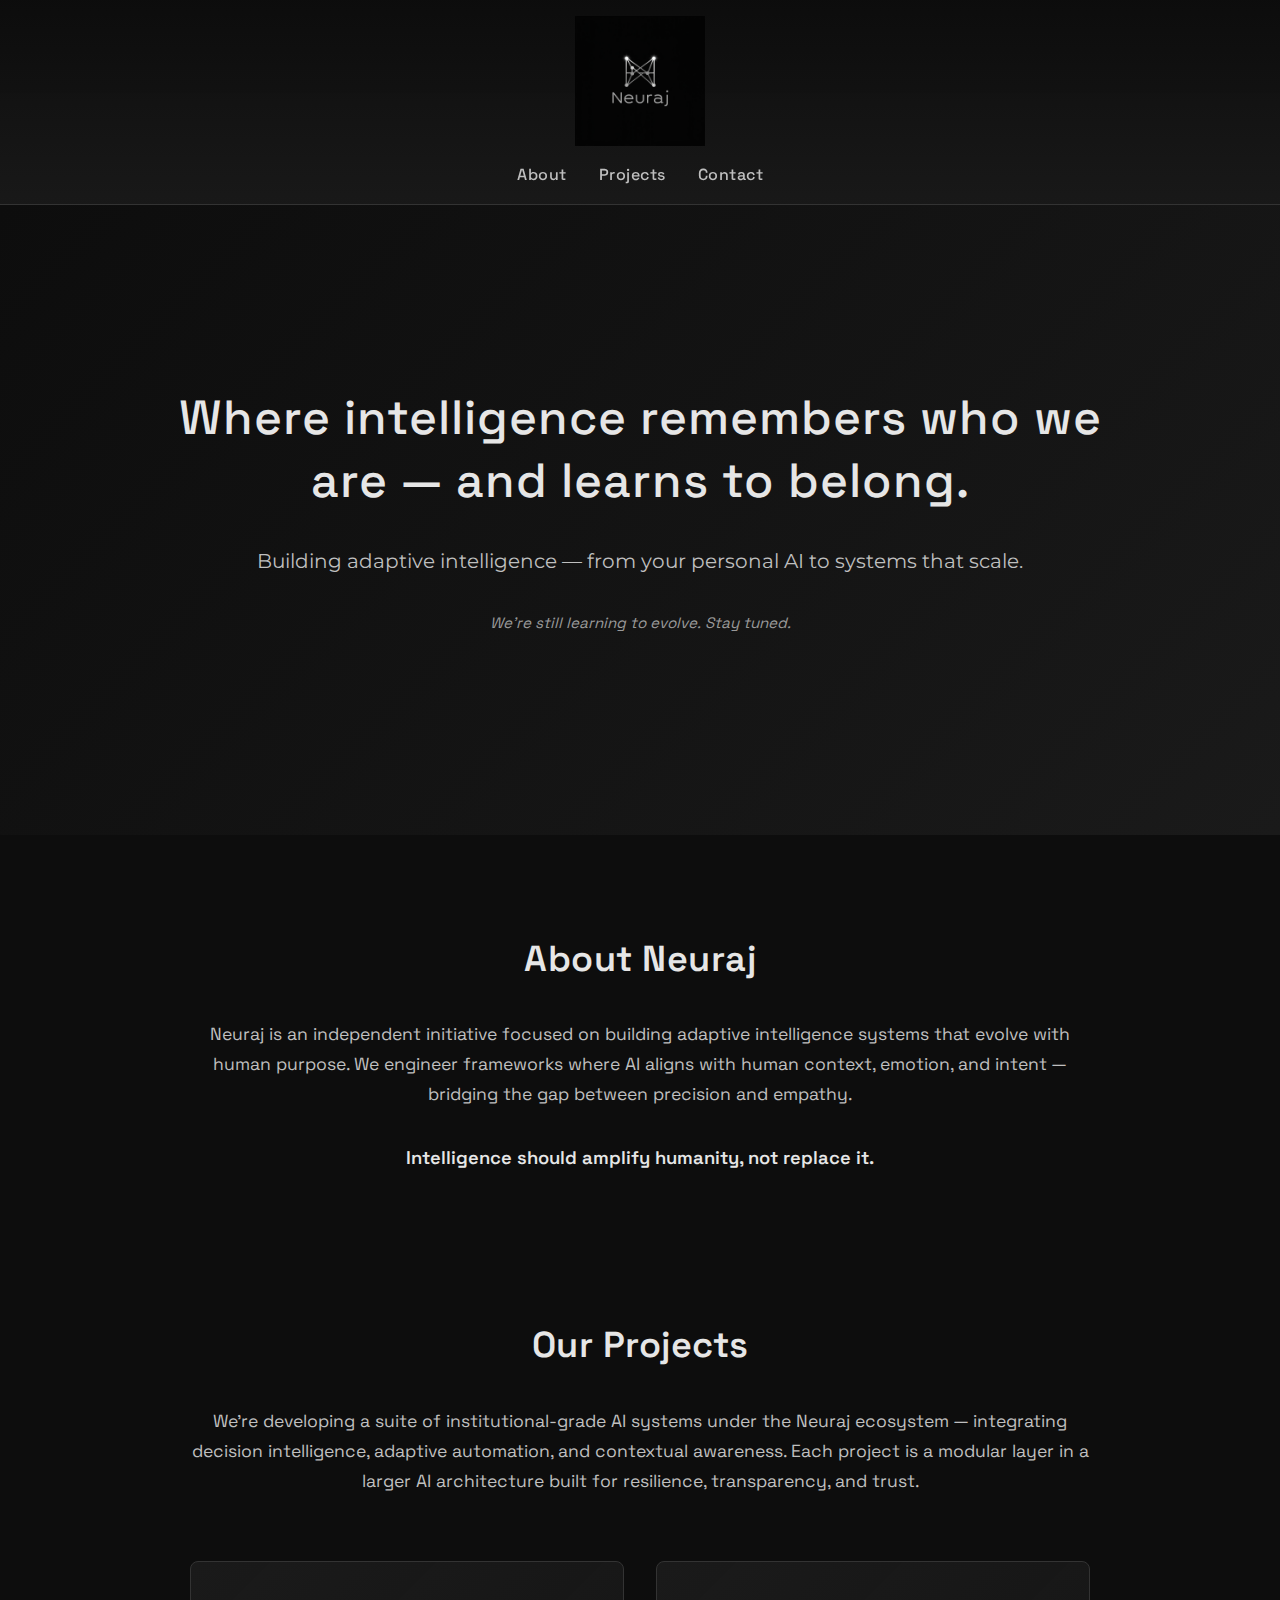
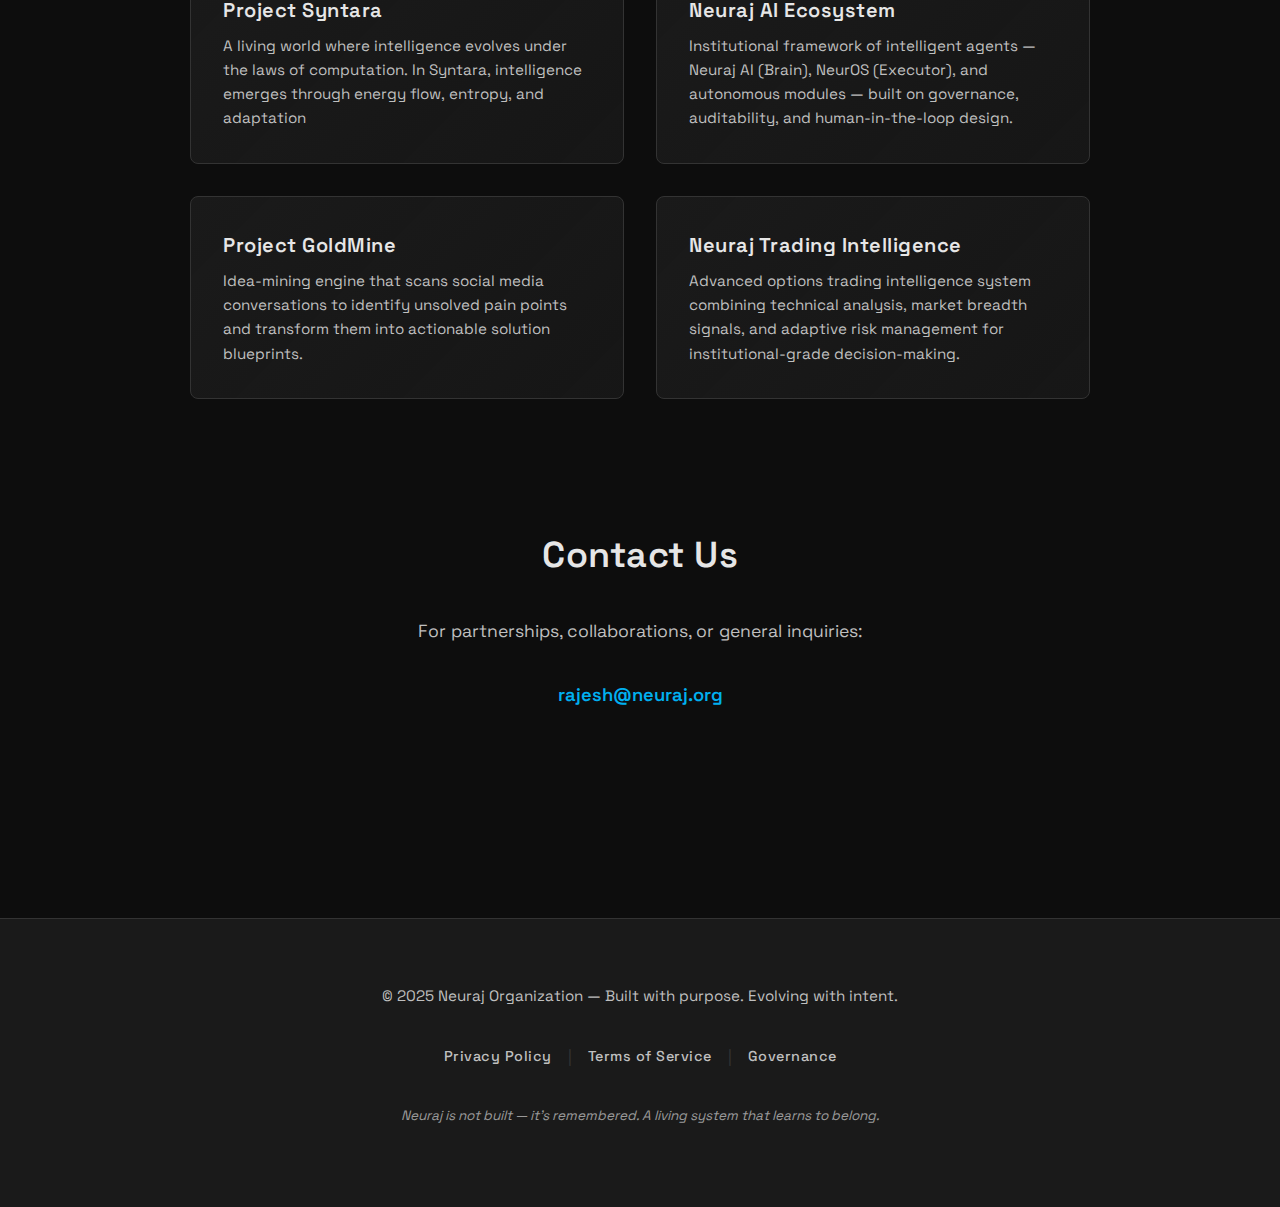
<file: index.html>
<!DOCTYPE html>
<html lang="en">
<head>
  <meta charset="UTF-8" />
  <meta name="viewport" content="width=device-width, initial-scale=1.0" />
  <meta http-equiv="X-UA-Compatible" content="IE=edge" />
  
  <!-- Primary Meta Tags -->
  <title>Neuraj — Adaptive Intelligence Systems</title>
  <meta name="title" content="Neuraj — Adaptive Intelligence Systems" />
  <meta name="description" content="Building adaptive intelligence systems that evolve with human purpose. Institutional-grade AI for trading, risk management, and idea mining — where intelligence remembers who we are and learns to belong." />
  <meta name="keywords" content="Neuraj, Adaptive Intelligence, AI Systems, Trading Intelligence, Risk Management, Institutional AI, Machine Learning, Scalping Pilot, Profit Trailing" />
  <meta name="author" content="Neuraj Organization" />
  <meta name="robots" content="index, follow" />
  
  <!-- Open Graph / Facebook -->
  <meta property="og:type" content="website" />
  <meta property="og:url" content="https://neuraj.org/" />
  <meta property="og:title" content="Neuraj — Adaptive Intelligence Systems" />
  <meta property="og:description" content="Where intelligence remembers who we are — and learns to belong. Building institutional-grade AI systems for trading, automation, and innovation." />
  <meta property="og:image" content="https://neuraj.org/assets/images/banner_bg.png" />
  
  <!-- Twitter -->
  <meta property="twitter:card" content="summary_large_image" />
  <meta property="twitter:url" content="https://neuraj.org/" />
  <meta property="twitter:title" content="Neuraj — Adaptive Intelligence Systems" />
  <meta property="twitter:description" content="Where intelligence remembers who we are — and learns to belong. Building institutional-grade AI systems." />
  <meta property="twitter:image" content="https://neuraj.org/assets/images/banner_bg.png" />
  
  <!-- Favicons -->
  <link rel="icon" type="image/x-icon" href="assets/images/favicon/favicon.ico" />
  <link rel="icon" type="image/png" sizes="32x32" href="assets/images/favicon/favicon-32x32.png" />
  <link rel="apple-touch-icon" sizes="180x180" href="assets/images/favicon/apple-touch-icon.png" />
  
  <!-- Fonts: Space Grotesk (Primary) + Montserrat (Secondary) -->
  <link rel="preconnect" href="https://fonts.googleapis.com" />
  <link rel="preconnect" href="https://fonts.gstatic.com" crossorigin />
  <link href="https://fonts.googleapis.com/css2?family=Space+Grotesk:wght@300;400;500;600;700&family=Montserrat:wght@300;400;500;600&display=swap" rel="stylesheet" />
  
  <!-- Stylesheet -->
  <link rel="stylesheet" href="styles.css" />
  
  <!-- Structured Data: Organization Schema -->
  <script type="application/ld+json">
  {
    "@context": "https://schema.org",
    "@type": "Organization",
    "name": "Neuraj Organization",
    "url": "https://neuraj.org",
    "logo": "https://neuraj.org/assets/images/neuraj_logo_v1.jpg",
    "description": "Building adaptive intelligence systems that evolve with human purpose. Institutional-grade AI for trading, risk management, and innovation.",
    "foundingDate": "2025",
    "contactPoint": {
      "@type": "ContactPoint",
      "email": "rajesh@neuraj.org",
      "contactType": "General Inquiries"
    }
  }
  </script>
  
  <!-- Analytics Placeholder (Google Analytics 4) -->
  <!-- Uncomment and replace G-XXXXXXXXXX with your Measurement ID -->
  <!--
  <script async src="https://www.googletagmanager.com/gtag/js?id=G-XXXXXXXXXX"></script>
  <script>
    window.dataLayer = window.dataLayer || [];
    function gtag(){dataLayer.push(arguments);}
    gtag('js', new Date());
    gtag('config', 'G-XXXXXXXXXX');
  </script>
  -->
</head>

<body>
  <!-- Skip to Content (Accessibility) -->
  <a href="#main-content" class="skip-to-content">Skip to main content</a>
  
  <!-- ===== HEADER / NAV ===== -->
  <header role="banner">
    <div class="header-container">
      <img src="assets/images/neuraj_logo_v1.jpg" alt="Neuraj Organization Logo" class="logo" loading="eager" />
      <nav role="navigation" aria-label="Main navigation">
        <ul>
          <li><a href="#about">About</a></li>
          <li><a href="#projects">Projects</a></li>
          <li><a href="#contact">Contact</a></li>
        </ul>
      </nav>
    </div>
  </header>

  <!-- ===== HERO SECTION ===== -->
  <section class="hero" aria-labelledby="hero-heading">
    <div class="hero-content">
      <h1 id="hero-heading">Where intelligence remembers who we are — and learns to belong.</h1>
      <p class="hero-subtitle">Building adaptive intelligence — from your personal AI to systems that scale.</p>
      <p class="soon">We're still learning to evolve. Stay tuned.</p>
    </div>
  </section>

  <!-- ===== MAIN CONTENT ===== -->
  <main id="main-content">
    
    <!-- ===== ABOUT SECTION ===== -->
    <section id="about" class="content-block" aria-labelledby="about-heading">
      <h2 id="about-heading">About Neuraj</h2>
      <p>
        Neuraj is an independent initiative focused on building adaptive intelligence systems that
        evolve with human purpose. We engineer frameworks where AI aligns with human context,
        emotion, and intent — bridging the gap between precision and empathy.
      </p>
      <p class="emphasis">Intelligence should amplify humanity, not replace it.</p>
    </section>

    <!-- ===== PROJECTS SECTION ===== -->
    <section id="projects" class="content-block" aria-labelledby="projects-heading">
      <h2 id="projects-heading">Our Projects</h2>
      <p>
        We're developing a suite of institutional-grade AI systems under the Neuraj ecosystem —
        integrating decision intelligence, adaptive automation, and contextual awareness.
        Each project is a modular layer in a larger AI architecture built for resilience,
        transparency, and trust.
      </p>
      <div class="projects-grid">
        <div class="project-card">
          <h3>Project Syntara</h3>
          <p>A living world where intelligence evolves under the laws of computation. In Syntara, intelligence emerges through energy flow, entropy, and adaptation</p>
        </div>
        <div class="project-card">
          <h3>Neuraj AI Ecosystem</h3>
          <p>Institutional framework of intelligent agents — Neuraj AI (Brain), NeurOS (Executor), and autonomous modules — built on governance, auditability, and human-in-the-loop design.</p>
        </div>
        <div class="project-card">
          <h3>Project GoldMine</h3>
          <p>Idea-mining engine that scans social media conversations to identify unsolved pain points and transform them into actionable solution blueprints.</p>
        </div>
        <div class="project-card">
          <h3>Neuraj Trading Intelligence</h3>
          <p>Advanced options trading intelligence system combining technical analysis, market breadth signals, and adaptive risk management for institutional-grade decision-making.</p>
        </div>
      </div>
    </section>

    <!-- ===== CONTACT SECTION ===== -->
    <section id="contact" class="content-block" aria-labelledby="contact-heading">
      <h2 id="contact-heading">Contact Us</h2>
      <p>
        For partnerships, collaborations, or general inquiries:
      </p>
      <p class="contact-email">
        <a href="mailto:rajesh@neuraj.org" aria-label="Email Neuraj Organization">rajesh@neuraj.org</a>
      </p>
    </section>
    
  </main>

  <!-- ===== FOOTER ===== -->
  <footer role="contentinfo">
    <div class="footer-content">
      <p class="footer-tagline">© 2025 Neuraj Organization — Built with purpose. Evolving with intent.</p>
      <nav class="footer-nav" aria-label="Footer navigation">
        <a href="legal/privacy.html">Privacy Policy</a>
        <span class="separator">|</span>
        <a href="legal/terms.html">Terms of Service</a>
        <span class="separator">|</span>
        <a href="legal/governance.html">Governance</a>
      </nav>
      <p class="footer-note">Neuraj is not built — it's remembered. A living system that learns to belong.</p>
    </div>
  </footer>

</body>
</html>
</file>
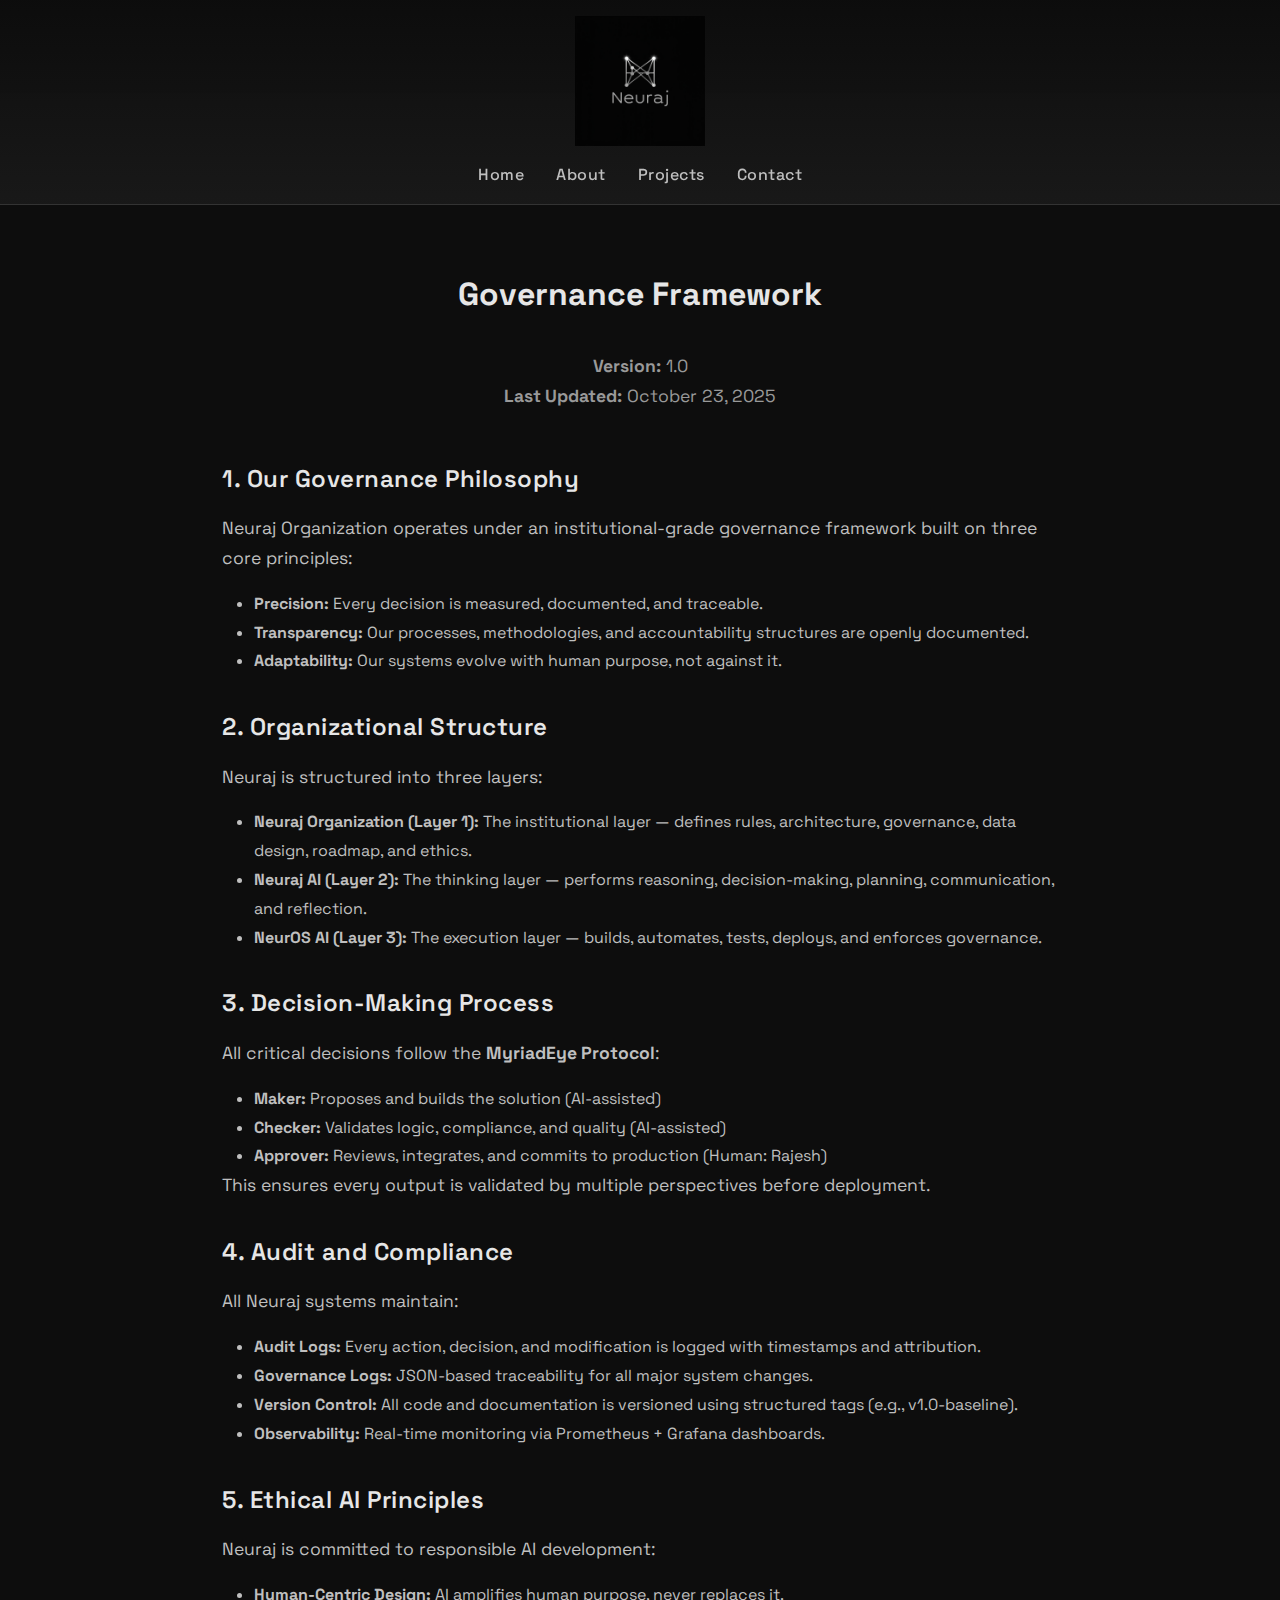
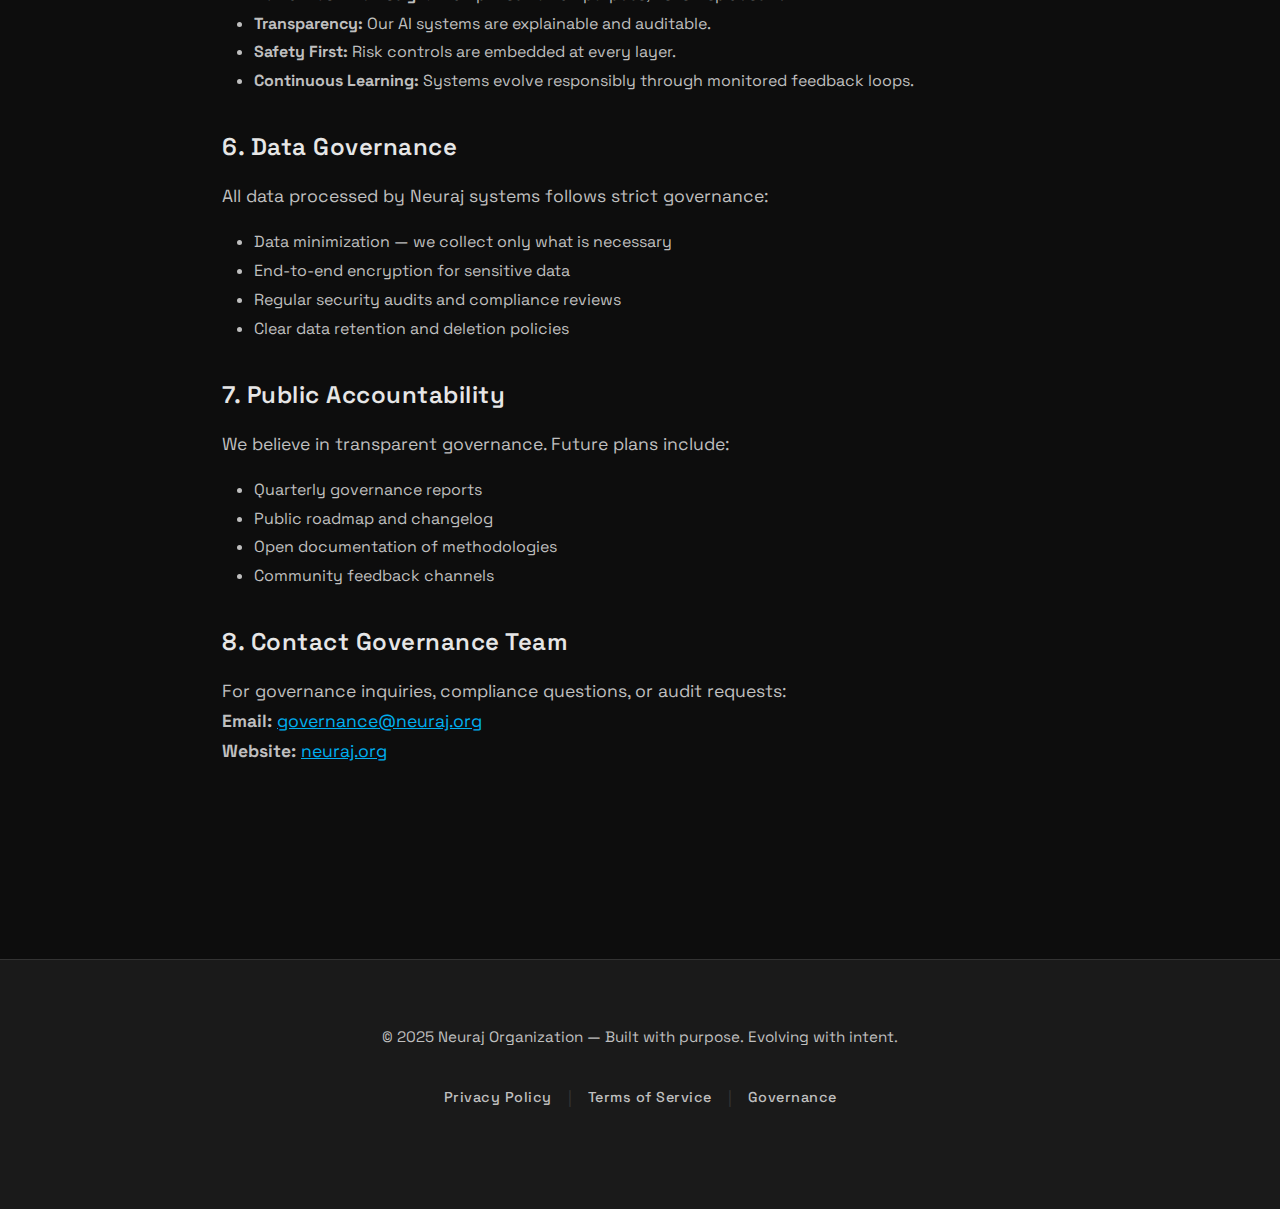
<file: legal/governance.html>
<!DOCTYPE html>
<html lang="en">
<head>
  <meta charset="UTF-8" />
  <meta name="viewport" content="width=device-width, initial-scale=1.0" />
  <title>Governance — Neuraj Organization</title>
  <link rel="preconnect" href="https://fonts.googleapis.com" />
  <link rel="preconnect" href="https://fonts.gstatic.com" crossorigin />
  <link href="https://fonts.googleapis.com/css2?family=Space+Grotesk:wght@300;400;500;600;700&family=Montserrat:wght@300;400;500;600&display=swap" rel="stylesheet" />
  <link rel="stylesheet" href="../styles.css" />
</head>
<body>
  <header role="banner">
    <div class="header-container">
      <img src="../assets/images/neuraj_logo_v1.jpg" alt="Neuraj Organization Logo" class="logo" />
      <nav role="navigation">
        <ul>
          <li><a href="../index.html">Home</a></li>
          <li><a href="../index.html#about">About</a></li>
          <li><a href="../index.html#projects">Projects</a></li>
          <li><a href="../index.html#contact">Contact</a></li>
        </ul>
      </nav>
    </div>
  </header>

  <main id="main-content" style="max-width: 900px; margin: 0 auto; padding: 4rem 2rem; text-align: left;">
    <h1 style="text-align: center; margin-bottom: 2rem;">Governance Framework</h1>
    
    <p style="text-align: center; color: #999; margin-bottom: 3rem;">
      <strong>Version:</strong> 1.0<br />
      <strong>Last Updated:</strong> October 23, 2025
    </p>

    <section style="margin-bottom: 2rem;">
      <h2 style="text-align: left; font-size: 1.5rem; margin-bottom: 1rem;">1. Our Governance Philosophy</h2>
      <p style="text-align: left;">
        Neuraj Organization operates under an institutional-grade governance framework built on three core principles:
      </p>
      <ul style="text-align: left; color: #BFBFBF; line-height: 1.8; margin-left: 2rem;">
        <li><strong>Precision:</strong> Every decision is measured, documented, and traceable.</li>
        <li><strong>Transparency:</strong> Our processes, methodologies, and accountability structures are openly documented.</li>
        <li><strong>Adaptability:</strong> Our systems evolve with human purpose, not against it.</li>
      </ul>
    </section>

    <section style="margin-bottom: 2rem;">
      <h2 style="text-align: left; font-size: 1.5rem; margin-bottom: 1rem;">2. Organizational Structure</h2>
      <p style="text-align: left;">
        Neuraj is structured into three layers:
      </p>
      <ul style="text-align: left; color: #BFBFBF; line-height: 1.8; margin-left: 2rem;">
        <li><strong>Neuraj Organization (Layer 1):</strong> The institutional layer — defines rules, architecture, governance, data design, roadmap, and ethics.</li>
        <li><strong>Neuraj AI (Layer 2):</strong> The thinking layer — performs reasoning, decision-making, planning, communication, and reflection.</li>
        <li><strong>NeurOS AI (Layer 3):</strong> The execution layer — builds, automates, tests, deploys, and enforces governance.</li>
      </ul>
    </section>

    <section style="margin-bottom: 2rem;">
      <h2 style="text-align: left; font-size: 1.5rem; margin-bottom: 1rem;">3. Decision-Making Process</h2>
      <p style="text-align: left;">
        All critical decisions follow the <strong>MyriadEye Protocol</strong>:
      </p>
      <ul style="text-align: left; color: #BFBFBF; line-height: 1.8; margin-left: 2rem;">
        <li><strong>Maker:</strong> Proposes and builds the solution (AI-assisted)</li>
        <li><strong>Checker:</strong> Validates logic, compliance, and quality (AI-assisted)</li>
        <li><strong>Approver:</strong> Reviews, integrates, and commits to production (Human: Rajesh)</li>
      </ul>
      <p style="text-align: left;">
        This ensures every output is validated by multiple perspectives before deployment.
      </p>
    </section>

    <section style="margin-bottom: 2rem;">
      <h2 style="text-align: left; font-size: 1.5rem; margin-bottom: 1rem;">4. Audit and Compliance</h2>
      <p style="text-align: left;">
        All Neuraj systems maintain:
      </p>
      <ul style="text-align: left; color: #BFBFBF; line-height: 1.8; margin-left: 2rem;">
        <li><strong>Audit Logs:</strong> Every action, decision, and modification is logged with timestamps and attribution.</li>
        <li><strong>Governance Logs:</strong> JSON-based traceability for all major system changes.</li>
        <li><strong>Version Control:</strong> All code and documentation is versioned using structured tags (e.g., v1.0-baseline).</li>
        <li><strong>Observability:</strong> Real-time monitoring via Prometheus + Grafana dashboards.</li>
      </ul>
    </section>

    <section style="margin-bottom: 2rem;">
      <h2 style="text-align: left; font-size: 1.5rem; margin-bottom: 1rem;">5. Ethical AI Principles</h2>
      <p style="text-align: left;">
        Neuraj is committed to responsible AI development:
      </p>
      <ul style="text-align: left; color: #BFBFBF; line-height: 1.8; margin-left: 2rem;">
        <li><strong>Human-Centric Design:</strong> AI amplifies human purpose, never replaces it.</li>
        <li><strong>Transparency:</strong> Our AI systems are explainable and auditable.</li>
        <li><strong>Safety First:</strong> Risk controls are embedded at every layer.</li>
        <li><strong>Continuous Learning:</strong> Systems evolve responsibly through monitored feedback loops.</li>
      </ul>
    </section>

    <section style="margin-bottom: 2rem;">
      <h2 style="text-align: left; font-size: 1.5rem; margin-bottom: 1rem;">6. Data Governance</h2>
      <p style="text-align: left;">
        All data processed by Neuraj systems follows strict governance:
      </p>
      <ul style="text-align: left; color: #BFBFBF; line-height: 1.8; margin-left: 2rem;">
        <li>Data minimization — we collect only what is necessary</li>
        <li>End-to-end encryption for sensitive data</li>
        <li>Regular security audits and compliance reviews</li>
        <li>Clear data retention and deletion policies</li>
      </ul>
    </section>

    <section style="margin-bottom: 2rem;">
      <h2 style="text-align: left; font-size: 1.5rem; margin-bottom: 1rem;">7. Public Accountability</h2>
      <p style="text-align: left;">
        We believe in transparent governance. Future plans include:
      </p>
      <ul style="text-align: left; color: #BFBFBF; line-height: 1.8; margin-left: 2rem;">
        <li>Quarterly governance reports</li>
        <li>Public roadmap and changelog</li>
        <li>Open documentation of methodologies</li>
        <li>Community feedback channels</li>
      </ul>
    </section>

    <section style="margin-bottom: 2rem;">
      <h2 style="text-align: left; font-size: 1.5rem; margin-bottom: 1rem;">8. Contact Governance Team</h2>
      <p style="text-align: left;">
        For governance inquiries, compliance questions, or audit requests:<br />
        <strong>Email:</strong> <a href="mailto:governance@neuraj.org" style="color: #00B0F0;">governance@neuraj.org</a><br />
        <strong>Website:</strong> <a href="https://neuraj.org" style="color: #00B0F0;">neuraj.org</a>
      </p>
    </section>
  </main>

  <footer role="contentinfo">
    <div class="footer-content">
      <p class="footer-tagline">© 2025 Neuraj Organization — Built with purpose. Evolving with intent.</p>
      <nav class="footer-nav">
        <a href="privacy.html">Privacy Policy</a>
        <span class="separator">|</span>
        <a href="terms.html">Terms of Service</a>
        <span class="separator">|</span>
        <a href="governance.html">Governance</a>
      </nav>
    </div>
  </footer>
</body>
</html>
</file>
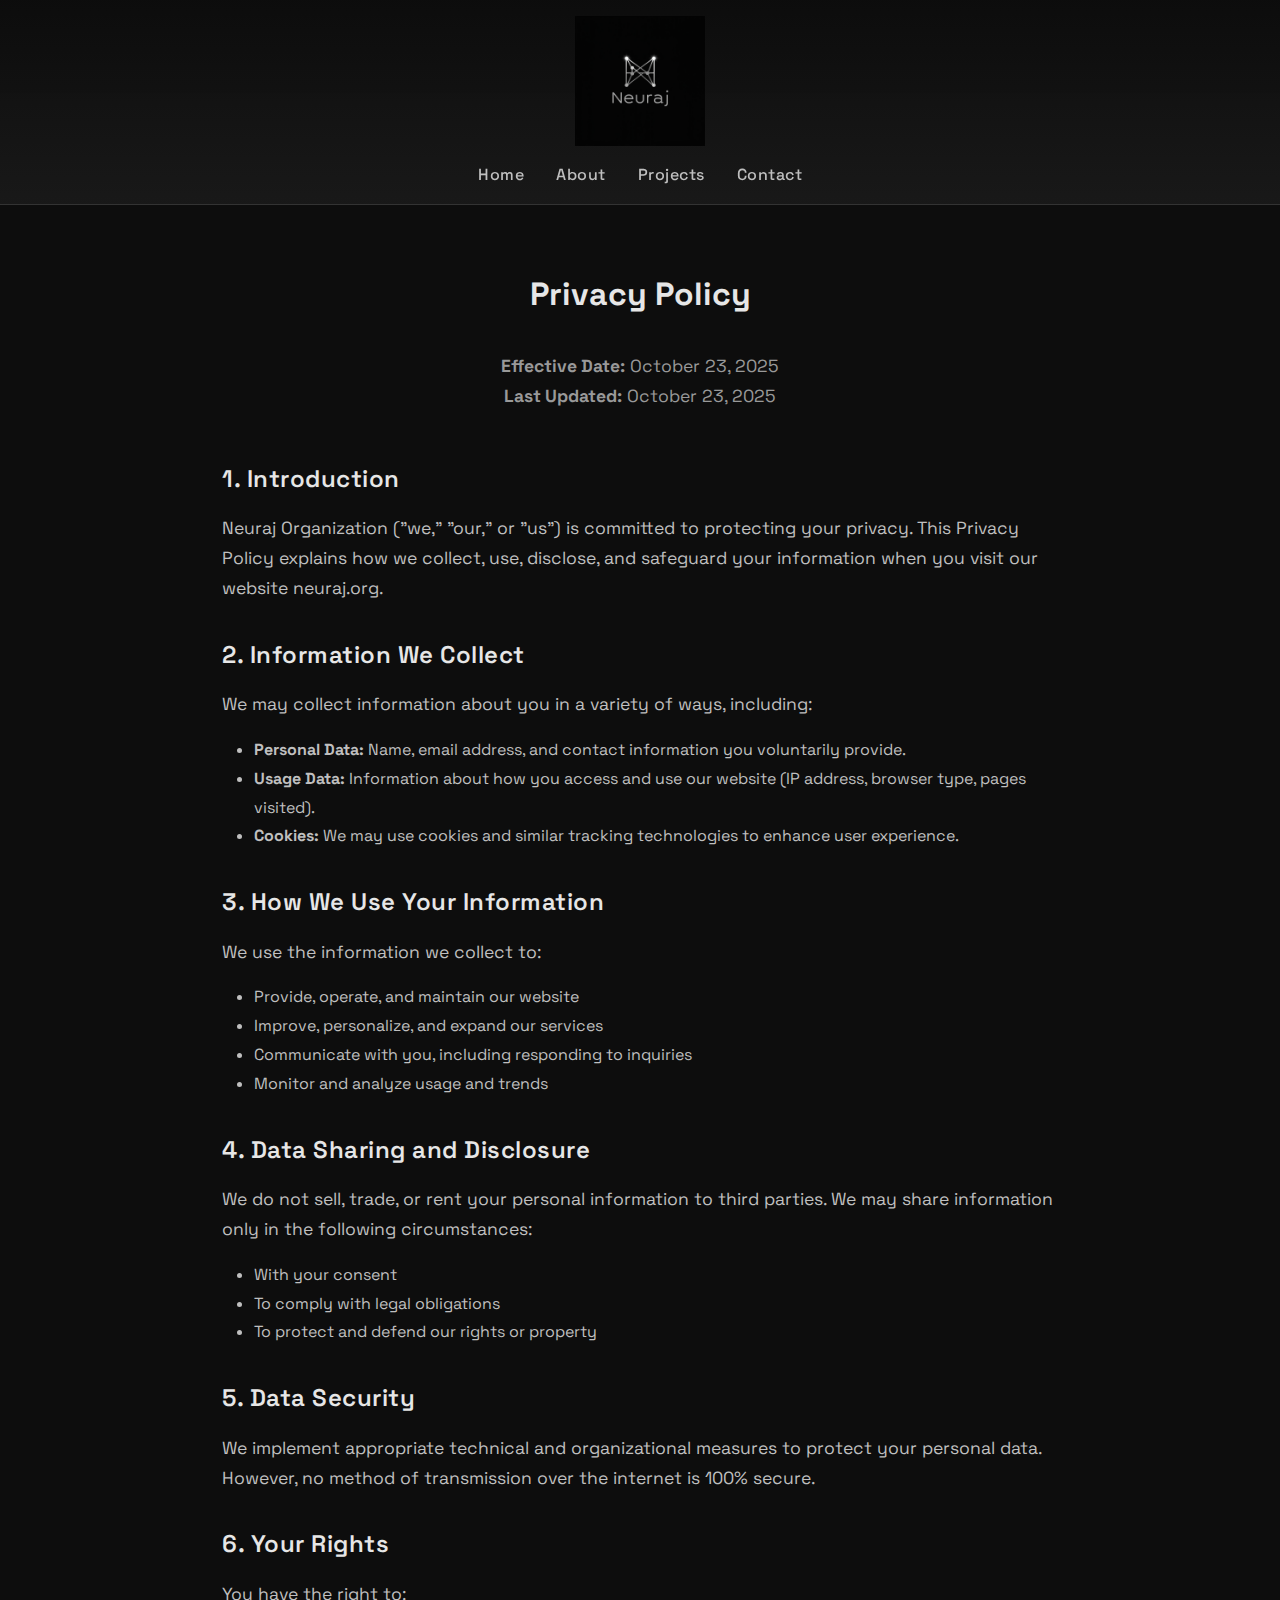
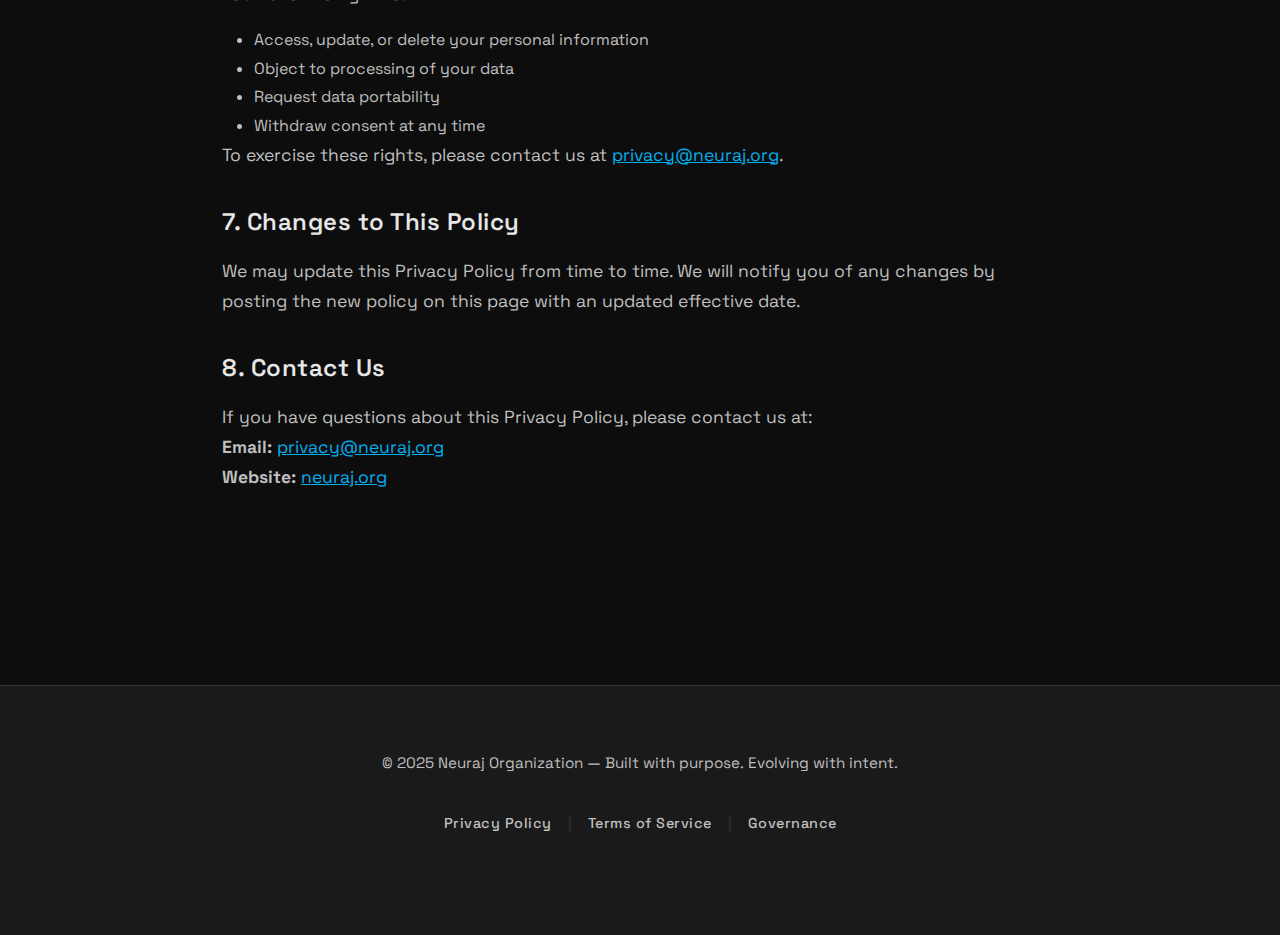
<file: legal/privacy.html>
<!DOCTYPE html>
<html lang="en">
<head>
  <meta charset="UTF-8" />
  <meta name="viewport" content="width=device-width, initial-scale=1.0" />
  <title>Privacy Policy — Neuraj Organization</title>
  <link rel="preconnect" href="https://fonts.googleapis.com" />
  <link rel="preconnect" href="https://fonts.gstatic.com" crossorigin />
  <link href="https://fonts.googleapis.com/css2?family=Space+Grotesk:wght@300;400;500;600;700&family=Montserrat:wght@300;400;500;600&display=swap" rel="stylesheet" />
  <link rel="stylesheet" href="../styles.css" />
</head>
<body>
  <header role="banner">
    <div class="header-container">
      <img src="../assets/images/neuraj_logo_v1.jpg" alt="Neuraj Organization Logo" class="logo" />
      <nav role="navigation">
        <ul>
          <li><a href="../index.html">Home</a></li>
          <li><a href="../index.html#about">About</a></li>
          <li><a href="../index.html#projects">Projects</a></li>
          <li><a href="../index.html#contact">Contact</a></li>
        </ul>
      </nav>
    </div>
  </header>

  <main id="main-content" style="max-width: 900px; margin: 0 auto; padding: 4rem 2rem; text-align: left;">
    <h1 style="text-align: center; margin-bottom: 2rem;">Privacy Policy</h1>
    
    <p style="text-align: center; color: #999; margin-bottom: 3rem;">
      <strong>Effective Date:</strong> October 23, 2025<br />
      <strong>Last Updated:</strong> October 23, 2025
    </p>

    <section style="margin-bottom: 2rem;">
      <h2 style="text-align: left; font-size: 1.5rem; margin-bottom: 1rem;">1. Introduction</h2>
      <p style="text-align: left;">
        Neuraj Organization ("we," "our," or "us") is committed to protecting your privacy. This Privacy Policy explains how we collect, use, disclose, and safeguard your information when you visit our website neuraj.org.
      </p>
    </section>

    <section style="margin-bottom: 2rem;">
      <h2 style="text-align: left; font-size: 1.5rem; margin-bottom: 1rem;">2. Information We Collect</h2>
      <p style="text-align: left;">
        We may collect information about you in a variety of ways, including:
      </p>
      <ul style="text-align: left; color: #BFBFBF; line-height: 1.8; margin-left: 2rem;">
        <li><strong>Personal Data:</strong> Name, email address, and contact information you voluntarily provide.</li>
        <li><strong>Usage Data:</strong> Information about how you access and use our website (IP address, browser type, pages visited).</li>
        <li><strong>Cookies:</strong> We may use cookies and similar tracking technologies to enhance user experience.</li>
      </ul>
    </section>

    <section style="margin-bottom: 2rem;">
      <h2 style="text-align: left; font-size: 1.5rem; margin-bottom: 1rem;">3. How We Use Your Information</h2>
      <p style="text-align: left;">
        We use the information we collect to:
      </p>
      <ul style="text-align: left; color: #BFBFBF; line-height: 1.8; margin-left: 2rem;">
        <li>Provide, operate, and maintain our website</li>
        <li>Improve, personalize, and expand our services</li>
        <li>Communicate with you, including responding to inquiries</li>
        <li>Monitor and analyze usage and trends</li>
      </ul>
    </section>

    <section style="margin-bottom: 2rem;">
      <h2 style="text-align: left; font-size: 1.5rem; margin-bottom: 1rem;">4. Data Sharing and Disclosure</h2>
      <p style="text-align: left;">
        We do not sell, trade, or rent your personal information to third parties. We may share information only in the following circumstances:
      </p>
      <ul style="text-align: left; color: #BFBFBF; line-height: 1.8; margin-left: 2rem;">
        <li>With your consent</li>
        <li>To comply with legal obligations</li>
        <li>To protect and defend our rights or property</li>
      </ul>
    </section>

    <section style="margin-bottom: 2rem;">
      <h2 style="text-align: left; font-size: 1.5rem; margin-bottom: 1rem;">5. Data Security</h2>
      <p style="text-align: left;">
        We implement appropriate technical and organizational measures to protect your personal data. However, no method of transmission over the internet is 100% secure.
      </p>
    </section>

    <section style="margin-bottom: 2rem;">
      <h2 style="text-align: left; font-size: 1.5rem; margin-bottom: 1rem;">6. Your Rights</h2>
      <p style="text-align: left;">
        You have the right to:
      </p>
      <ul style="text-align: left; color: #BFBFBF; line-height: 1.8; margin-left: 2rem;">
        <li>Access, update, or delete your personal information</li>
        <li>Object to processing of your data</li>
        <li>Request data portability</li>
        <li>Withdraw consent at any time</li>
      </ul>
      <p style="text-align: left;">
        To exercise these rights, please contact us at <a href="mailto:privacy@neuraj.org" style="color: #00B0F0;">privacy@neuraj.org</a>.
      </p>
    </section>

    <section style="margin-bottom: 2rem;">
      <h2 style="text-align: left; font-size: 1.5rem; margin-bottom: 1rem;">7. Changes to This Policy</h2>
      <p style="text-align: left;">
        We may update this Privacy Policy from time to time. We will notify you of any changes by posting the new policy on this page with an updated effective date.
      </p>
    </section>

    <section style="margin-bottom: 2rem;">
      <h2 style="text-align: left; font-size: 1.5rem; margin-bottom: 1rem;">8. Contact Us</h2>
      <p style="text-align: left;">
        If you have questions about this Privacy Policy, please contact us at:<br />
        <strong>Email:</strong> <a href="mailto:privacy@neuraj.org" style="color: #00B0F0;">privacy@neuraj.org</a><br />
        <strong>Website:</strong> <a href="https://neuraj.org" style="color: #00B0F0;">neuraj.org</a>
      </p>
    </section>
  </main>

  <footer role="contentinfo">
    <div class="footer-content">
      <p class="footer-tagline">© 2025 Neuraj Organization — Built with purpose. Evolving with intent.</p>
      <nav class="footer-nav">
        <a href="privacy.html">Privacy Policy</a>
        <span class="separator">|</span>
        <a href="terms.html">Terms of Service</a>
        <span class="separator">|</span>
        <a href="governance.html">Governance</a>
      </nav>
    </div>
  </footer>
</body>
</html>
</file>
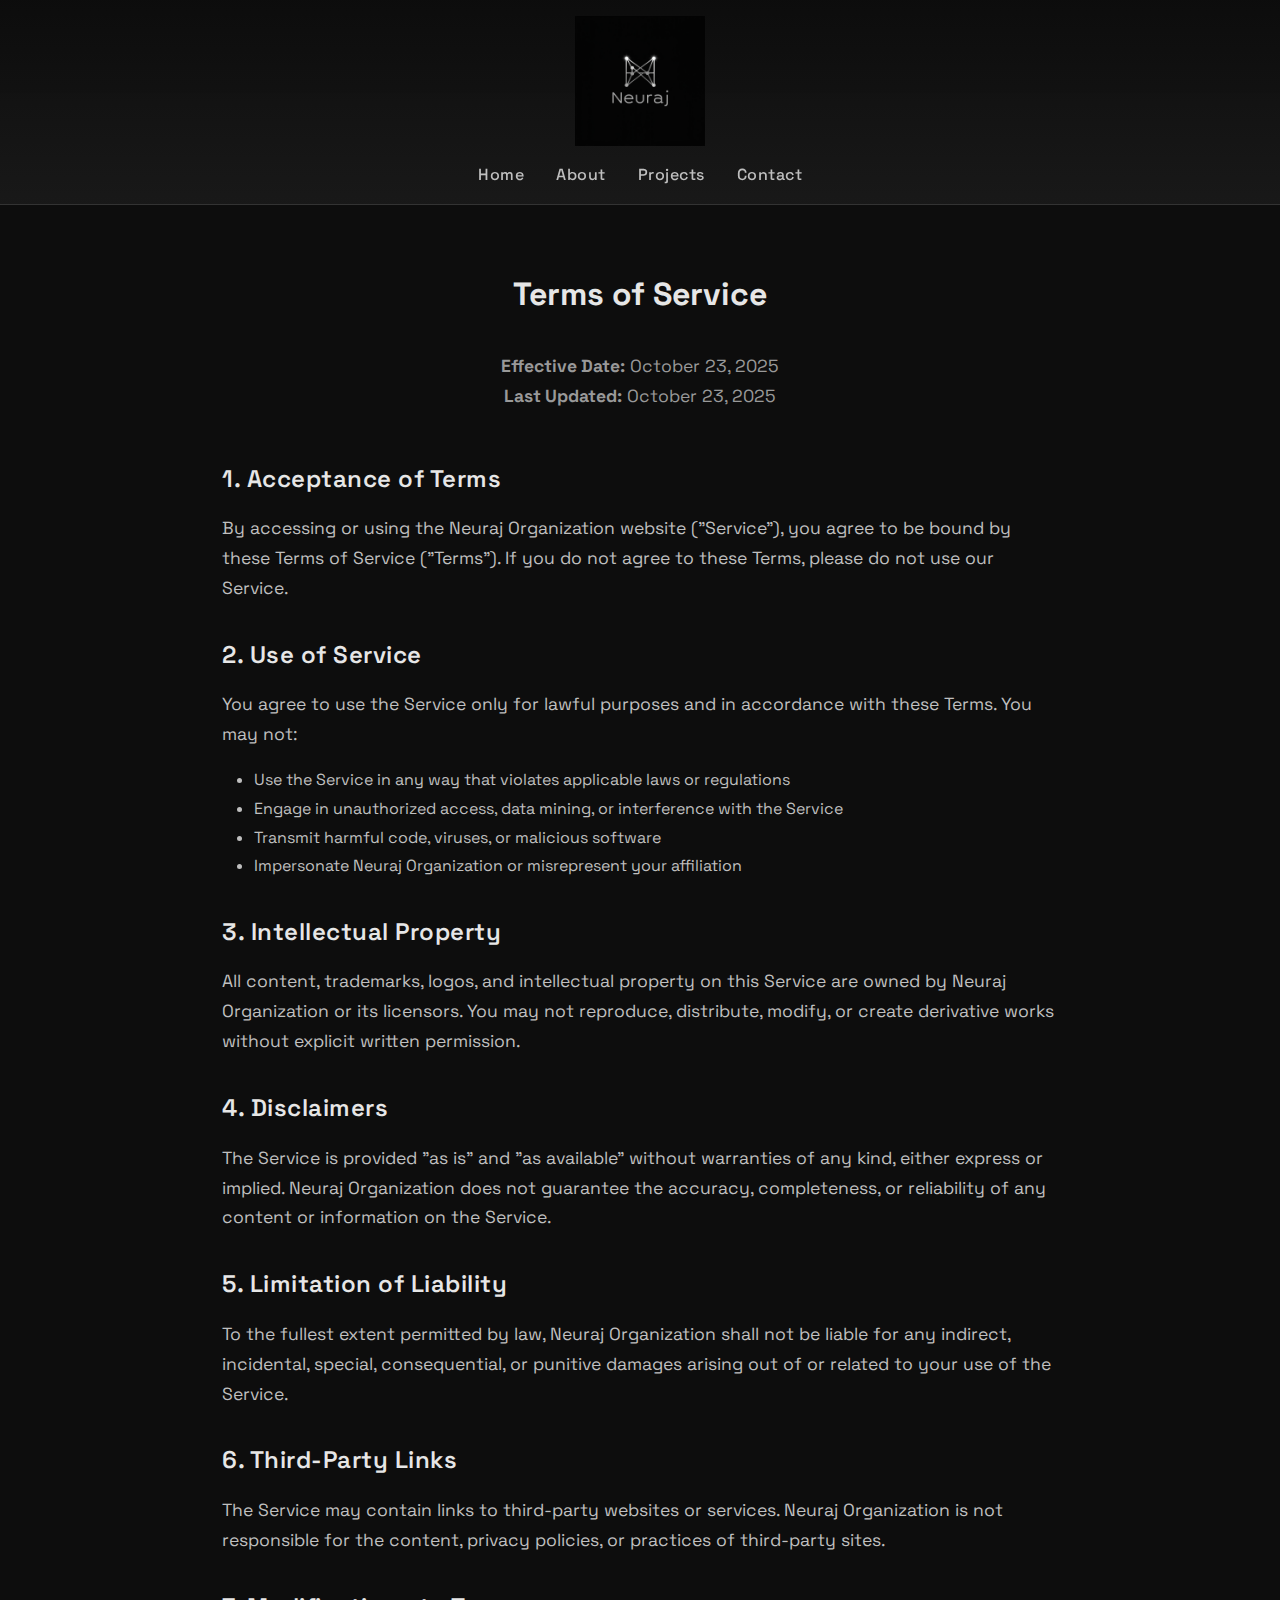
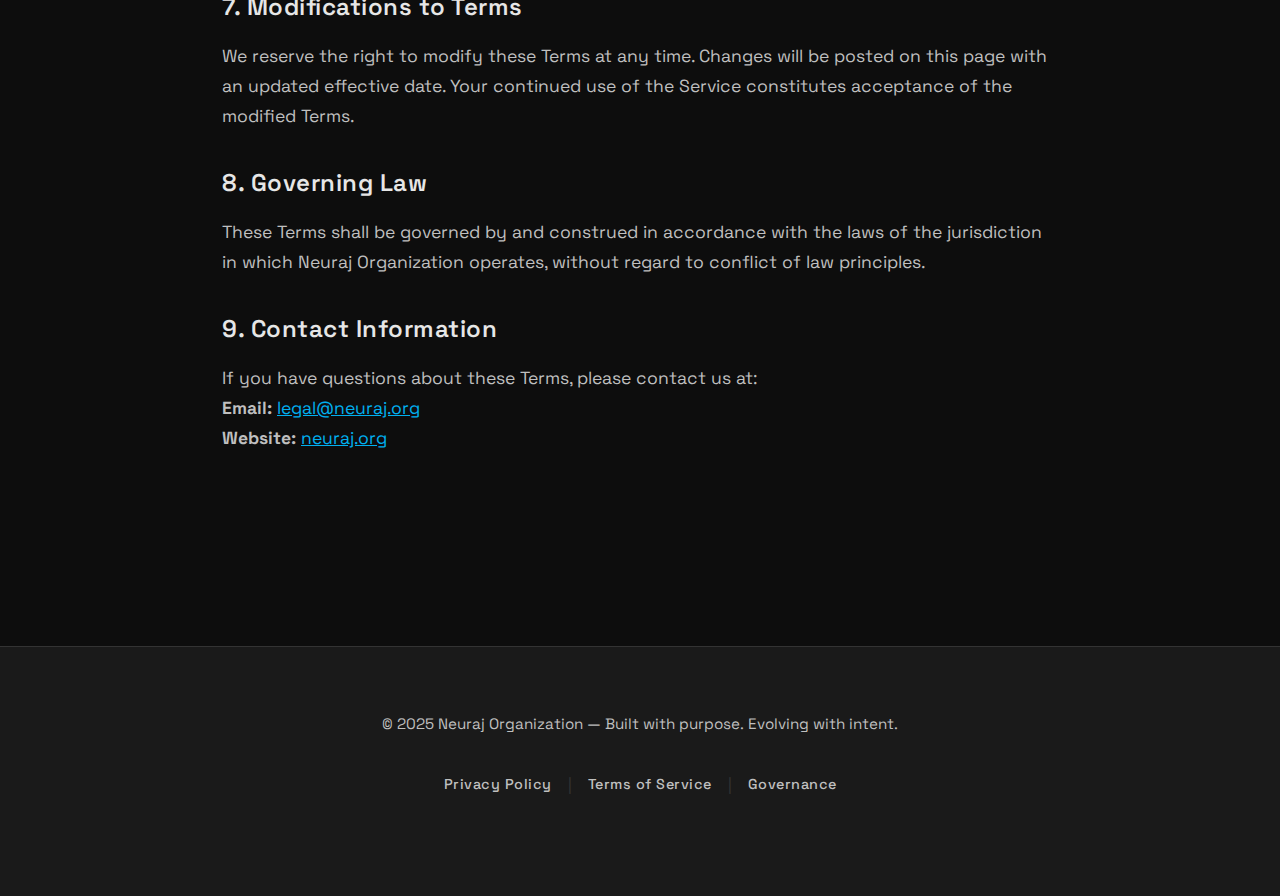
<file: legal/terms.html>
<!DOCTYPE html>
<html lang="en">
<head>
  <meta charset="UTF-8" />
  <meta name="viewport" content="width=device-width, initial-scale=1.0" />
  <title>Terms of Service — Neuraj Organization</title>
  <link rel="preconnect" href="https://fonts.googleapis.com" />
  <link rel="preconnect" href="https://fonts.gstatic.com" crossorigin />
  <link href="https://fonts.googleapis.com/css2?family=Space+Grotesk:wght@300;400;500;600;700&family=Montserrat:wght@300;400;500;600&display=swap" rel="stylesheet" />
  <link rel="stylesheet" href="../styles.css" />
</head>
<body>
  <header role="banner">
    <div class="header-container">
      <img src="../assets/images/neuraj_logo_v1.jpg" alt="Neuraj Organization Logo" class="logo" />
      <nav role="navigation">
        <ul>
          <li><a href="../index.html">Home</a></li>
          <li><a href="../index.html#about">About</a></li>
          <li><a href="../index.html#projects">Projects</a></li>
          <li><a href="../index.html#contact">Contact</a></li>
        </ul>
      </nav>
    </div>
  </header>

  <main id="main-content" style="max-width: 900px; margin: 0 auto; padding: 4rem 2rem; text-align: left;">
    <h1 style="text-align: center; margin-bottom: 2rem;">Terms of Service</h1>
    
    <p style="text-align: center; color: #999; margin-bottom: 3rem;">
      <strong>Effective Date:</strong> October 23, 2025<br />
      <strong>Last Updated:</strong> October 23, 2025
    </p>

    <section style="margin-bottom: 2rem;">
      <h2 style="text-align: left; font-size: 1.5rem; margin-bottom: 1rem;">1. Acceptance of Terms</h2>
      <p style="text-align: left;">
        By accessing or using the Neuraj Organization website ("Service"), you agree to be bound by these Terms of Service ("Terms"). If you do not agree to these Terms, please do not use our Service.
      </p>
    </section>

    <section style="margin-bottom: 2rem;">
      <h2 style="text-align: left; font-size: 1.5rem; margin-bottom: 1rem;">2. Use of Service</h2>
      <p style="text-align: left;">
        You agree to use the Service only for lawful purposes and in accordance with these Terms. You may not:
      </p>
      <ul style="text-align: left; color: #BFBFBF; line-height: 1.8; margin-left: 2rem;">
        <li>Use the Service in any way that violates applicable laws or regulations</li>
        <li>Engage in unauthorized access, data mining, or interference with the Service</li>
        <li>Transmit harmful code, viruses, or malicious software</li>
        <li>Impersonate Neuraj Organization or misrepresent your affiliation</li>
      </ul>
    </section>

    <section style="margin-bottom: 2rem;">
      <h2 style="text-align: left; font-size: 1.5rem; margin-bottom: 1rem;">3. Intellectual Property</h2>
      <p style="text-align: left;">
        All content, trademarks, logos, and intellectual property on this Service are owned by Neuraj Organization or its licensors. You may not reproduce, distribute, modify, or create derivative works without explicit written permission.
      </p>
    </section>

    <section style="margin-bottom: 2rem;">
      <h2 style="text-align: left; font-size: 1.5rem; margin-bottom: 1rem;">4. Disclaimers</h2>
      <p style="text-align: left;">
        The Service is provided "as is" and "as available" without warranties of any kind, either express or implied. Neuraj Organization does not guarantee the accuracy, completeness, or reliability of any content or information on the Service.
      </p>
    </section>

    <section style="margin-bottom: 2rem;">
      <h2 style="text-align: left; font-size: 1.5rem; margin-bottom: 1rem;">5. Limitation of Liability</h2>
      <p style="text-align: left;">
        To the fullest extent permitted by law, Neuraj Organization shall not be liable for any indirect, incidental, special, consequential, or punitive damages arising out of or related to your use of the Service.
      </p>
    </section>

    <section style="margin-bottom: 2rem;">
      <h2 style="text-align: left; font-size: 1.5rem; margin-bottom: 1rem;">6. Third-Party Links</h2>
      <p style="text-align: left;">
        The Service may contain links to third-party websites or services. Neuraj Organization is not responsible for the content, privacy policies, or practices of third-party sites.
      </p>
    </section>

    <section style="margin-bottom: 2rem;">
      <h2 style="text-align: left; font-size: 1.5rem; margin-bottom: 1rem;">7. Modifications to Terms</h2>
      <p style="text-align: left;">
        We reserve the right to modify these Terms at any time. Changes will be posted on this page with an updated effective date. Your continued use of the Service constitutes acceptance of the modified Terms.
      </p>
    </section>

    <section style="margin-bottom: 2rem;">
      <h2 style="text-align: left; font-size: 1.5rem; margin-bottom: 1rem;">8. Governing Law</h2>
      <p style="text-align: left;">
        These Terms shall be governed by and construed in accordance with the laws of the jurisdiction in which Neuraj Organization operates, without regard to conflict of law principles.
      </p>
    </section>

    <section style="margin-bottom: 2rem;">
      <h2 style="text-align: left; font-size: 1.5rem; margin-bottom: 1rem;">9. Contact Information</h2>
      <p style="text-align: left;">
        If you have questions about these Terms, please contact us at:<br />
        <strong>Email:</strong> <a href="mailto:legal@neuraj.org" style="color: #00B0F0;">legal@neuraj.org</a><br />
        <strong>Website:</strong> <a href="https://neuraj.org" style="color: #00B0F0;">neuraj.org</a>
      </p>
    </section>
  </main>

  <footer role="contentinfo">
    <div class="footer-content">
      <p class="footer-tagline">© 2025 Neuraj Organization — Built with purpose. Evolving with intent.</p>
      <nav class="footer-nav">
        <a href="privacy.html">Privacy Policy</a>
        <span class="separator">|</span>
        <a href="terms.html">Terms of Service</a>
        <span class="separator">|</span>
        <a href="governance.html">Governance</a>
      </nav>
    </div>
  </footer>
</body>
</html>
</file>
<file: styles.css>
/* ===================================================
   NEURAJ ORGANIZATION — INSTITUTIONAL WEBSITE STYLES
   Version: 1.0
   Brand Compliance: brand_credits.md v1.0
   =================================================== */

/* ===== CSS RESET & GLOBAL ===== */
* {
  margin: 0;
  padding: 0;
  box-sizing: border-box;
}

:root {
  /* Brand Colors (Monochrome Precision) */
  --color-bg-primary: #0D0D0D;
  --color-bg-secondary: #1A1A1A;
  --color-text-primary: #E6E6E6;
  --color-text-secondary: #BFBFBF;
  --color-text-muted: #999999;
  --color-accent: #00B0F0;
  --color-border: #333333;
  
  /* Typography */
  --font-primary: "Space Grotesk", sans-serif;
  --font-secondary: "Montserrat", sans-serif;
  
  /* Spacing */
  --spacing-xs: 0.5rem;
  --spacing-sm: 1rem;
  --spacing-md: 2rem;
  --spacing-lg: 4rem;
  --spacing-xl: 6rem;
  
  /* Transitions */
  --transition-smooth: all 0.3s ease;
}

html {
  scroll-behavior: smooth;
}

body {
  font-family: var(--font-primary);
  background-color: var(--color-bg-primary);
  color: var(--color-text-primary);
  line-height: 1.6;
  text-rendering: optimizeLegibility;
  -webkit-font-smoothing: antialiased;
  -moz-osx-font-smoothing: grayscale;
  overflow-x: hidden;
}

/* ===== ACCESSIBILITY ===== */
.skip-to-content {
  position: absolute;
  top: -100px;
  left: 0;
  background: var(--color-accent);
  color: var(--color-bg-primary);
  padding: var(--spacing-sm) var(--spacing-md);
  text-decoration: none;
  font-weight: 600;
  z-index: 100;
  transition: var(--transition-smooth);
}

.skip-to-content:focus {
  top: 0;
}

/* Focus Indicators (WCAG Compliance) */
a:focus,
button:focus {
  outline: 2px solid var(--color-accent);
  outline-offset: 3px;
}

/* ===== HEADER / NAV ===== */
header {
  background: linear-gradient(180deg, rgba(13, 13, 13, 0.95) 0%, rgba(26, 26, 26, 0.9) 100%);
  backdrop-filter: blur(10px);
  position: sticky;
  top: 0;
  width: 100%;
  z-index: 50;
  padding: var(--spacing-sm) 0;
  border-bottom: 1px solid var(--color-border);
}

.header-container {
  display: flex;
  flex-direction: column;
  align-items: center;
  max-width: 1400px;
  margin: 0 auto;
  padding: 0 var(--spacing-md);
  gap: var(--spacing-sm);
}

.logo {
  width: 130px;
  height: auto;
  transition: var(--transition-smooth);
}

.logo:hover {
  transform: scale(1.05);
  filter: brightness(1.1);
}

nav ul {
  list-style: none;
  display: flex;
  justify-content: center;
  gap: var(--spacing-md);
  flex-wrap: wrap;
}

nav a {
  color: var(--color-text-secondary);
  text-decoration: none;
  font-weight: 500;
  font-size: 1rem;
  letter-spacing: 0.5px;
  transition: var(--transition-smooth);
  position: relative;
  padding: 0.25rem 0;
}

nav a::after {
  content: "";
  position: absolute;
  bottom: -2px;
  left: 0;
  width: 0;
  height: 2px;
  background: var(--color-accent);
  transition: width 0.3s ease;
}

nav a:hover,
nav a:focus {
  color: var(--color-text-primary);
}

nav a:hover::after,
nav a:focus::after {
  width: 100%;
}

/* ===== HERO SECTION ===== */
.hero {
  position: relative;
  min-height: 70vh;
  display: flex;
  align-items: center;
  justify-content: center;
  text-align: center;
  padding: var(--spacing-xl) var(--spacing-md);
  background: linear-gradient(135deg, var(--color-bg-primary) 0%, var(--color-bg-secondary) 100%);
  background-image: background-image: 
  linear-gradient(135deg, rgba(13, 13, 13, 0.85) 0%, rgba(26, 26, 26, 0.75) 100%),
  url('../assets/images/banner_bg.png');  /* Note: Added ../ */
  background-size: cover;
  background-position: center;
  background-repeat: no-repeat;
  background-blend-mode: overlay;
  overflow: hidden;
}

.hero::before {
  content: "";
  position: absolute;
  top: 0;
  left: 0;
  right: 0;
  bottom: 0;
  background: linear-gradient(135deg, rgba(13, 13, 13, 0.85) 0%, rgba(26, 26, 26, 0.75) 100%);
  z-index: 1;
}

.hero-content {
  position: relative;
  z-index: 2;
  max-width: 1000px;
  animation: fadeInUp 1s ease-out;
}

@keyframes fadeInUp {
  from {
    opacity: 0;
    transform: translateY(30px);
  }
  to {
    opacity: 1;
    transform: translateY(0);
  }
}

.hero h1 {
  font-size: clamp(1.75rem, 4vw, 3rem);
  font-weight: 500;
  letter-spacing: 1px;
  margin-bottom: var(--spacing-md);
  line-height: 1.3;
  color: var(--color-text-primary);
}

.hero-subtitle {
  font-size: clamp(1rem, 2vw, 1.25rem);
  color: var(--color-text-secondary);
  margin-bottom: var(--spacing-sm);
  font-family: var(--font-secondary);
}

.soon {
  font-style: italic;
  color: var(--color-text-muted);
  font-size: 0.95rem;
  margin-top: var(--spacing-md);
}

/* ===== MAIN CONTENT SECTIONS ===== */
main {
  max-width: 1200px;
  margin: 0 auto;
  padding: var(--spacing-md);
}

.content-block {
  padding: var(--spacing-lg) 0;
  max-width: 900px;
  margin: 0 auto;
}

h2 {
  font-size: clamp(1.75rem, 3vw, 2.25rem);
  font-weight: 600;
  color: var(--color-text-primary);
  margin-bottom: var(--spacing-md);
  letter-spacing: 0.5px;
  text-align: center;
}

p {
  color: var(--color-text-secondary);
  margin-bottom: var(--spacing-sm);
  font-size: clamp(1rem, 1.5vw, 1.1rem);
  line-height: 1.7;
  text-align: center;
}

.emphasis {
  font-weight: 600;
  color: var(--color-text-primary);
  font-size: 1.15rem;
  margin-top: var(--spacing-md);
}

/* ===== PROJECTS GRID ===== */
.projects-grid {
  display: grid;
  grid-template-columns: repeat(auto-fit, minmax(280px, 1fr));
  gap: var(--spacing-md);
  margin-top: var(--spacing-lg);
}

.project-card {
  background: linear-gradient(135deg, var(--color-bg-secondary) 0%, rgba(26, 26, 26, 0.7) 100%);
  border: 1px solid var(--color-border);
  border-radius: 8px;
  padding: var(--spacing-md);
  transition: var(--transition-smooth);
  text-align: left;
}

.project-card:hover {
  transform: translateY(-5px);
  border-color: var(--color-accent);
  box-shadow: 0 8px 20px rgba(0, 176, 240, 0.15);
}

.project-card h3 {
  font-size: 1.25rem;
  font-weight: 600;
  color: var(--color-text-primary);
  margin-bottom: var(--spacing-xs);
  letter-spacing: 0.5px;
}

.project-card p {
  font-size: 0.95rem;
  color: var(--color-text-secondary);
  line-height: 1.6;
  text-align: left;
  margin: 0;
}

/* ===== CONTACT SECTION ===== */
.contact-email {
  margin-top: var(--spacing-md);
}

.contact-email a {
  color: var(--color-accent);
  text-decoration: none;
  font-weight: 600;
  font-size: 1.15rem;
  transition: var(--transition-smooth);
}

.contact-email a:hover,
.contact-email a:focus {
  color: var(--color-text-primary);
  text-decoration: underline;
}

/* ===== FOOTER ===== */
footer {
  margin-top: var(--spacing-xl);
  padding: var(--spacing-lg) var(--spacing-md);
  border-top: 1px solid var(--color-border);
  background: var(--color-bg-secondary);
  text-align: center;
}

.footer-content {
  max-width: 1200px;
  margin: 0 auto;
}

.footer-tagline {
  font-size: 0.95rem;
  color: var(--color-text-secondary);
  margin-bottom: var(--spacing-sm);
}

.footer-nav {
  display: flex;
  justify-content: center;
  align-items: center;
  gap: var(--spacing-sm);
  flex-wrap: wrap;
  margin: var(--spacing-md) 0;
}

.footer-nav a {
  color: var(--color-text-secondary);
  text-decoration: none;
  font-size: 0.9rem;
  transition: var(--transition-smooth);
}

.footer-nav a:hover,
.footer-nav a:focus {
  color: var(--color-text-primary);
  text-decoration: underline;
}

.footer-nav .separator {
  color: var(--color-border);
}

.footer-note {
  font-size: 0.85rem;
  color: var(--color-text-muted);
  font-style: italic;
  margin-top: var(--spacing-md);
}

/* ===== RESPONSIVE DESIGN ===== */

/* Tablet */
@media (max-width: 768px) {
  .header-container {
    padding: 0 var(--spacing-sm);
  }
  
  nav ul {
    gap: var(--spacing-sm);
  }
  
  .hero {
    min-height: 60vh;
    padding: var(--spacing-lg) var(--spacing-sm);
  }
  
  .hero h1 {
    font-size: 1.75rem;
  }
  
  .content-block {
    padding: var(--spacing-md) 0;
  }
  
  .projects-grid {
    grid-template-columns: 1fr;
  }
}

/* Mobile */
@media (max-width: 480px) {
  .logo {
    width: 100px;
  }
  
  nav a {
    font-size: 0.9rem;
  }
  
  .hero {
    min-height: 50vh;
    padding: var(--spacing-md) var(--spacing-sm);
  }
  
  .hero h1 {
    font-size: 1.5rem;
    line-height: 1.4;
  }
  
  .hero-subtitle {
    font-size: 0.95rem;
  }
  
  h2 {
    font-size: 1.5rem;
  }
  
  .project-card {
    padding: var(--spacing-sm);
  }
  
  .footer-nav {
    flex-direction: column;
    gap: var(--spacing-xs);
  }
  
  .footer-nav .separator {
    display: none;
  }
}

/* ===== PRINT STYLES ===== */
@media print {
  .skip-to-content,
  nav,
  footer {
    display: none;
  }
  
  body {
    background: white;
    color: black;
  }
}
</file>
